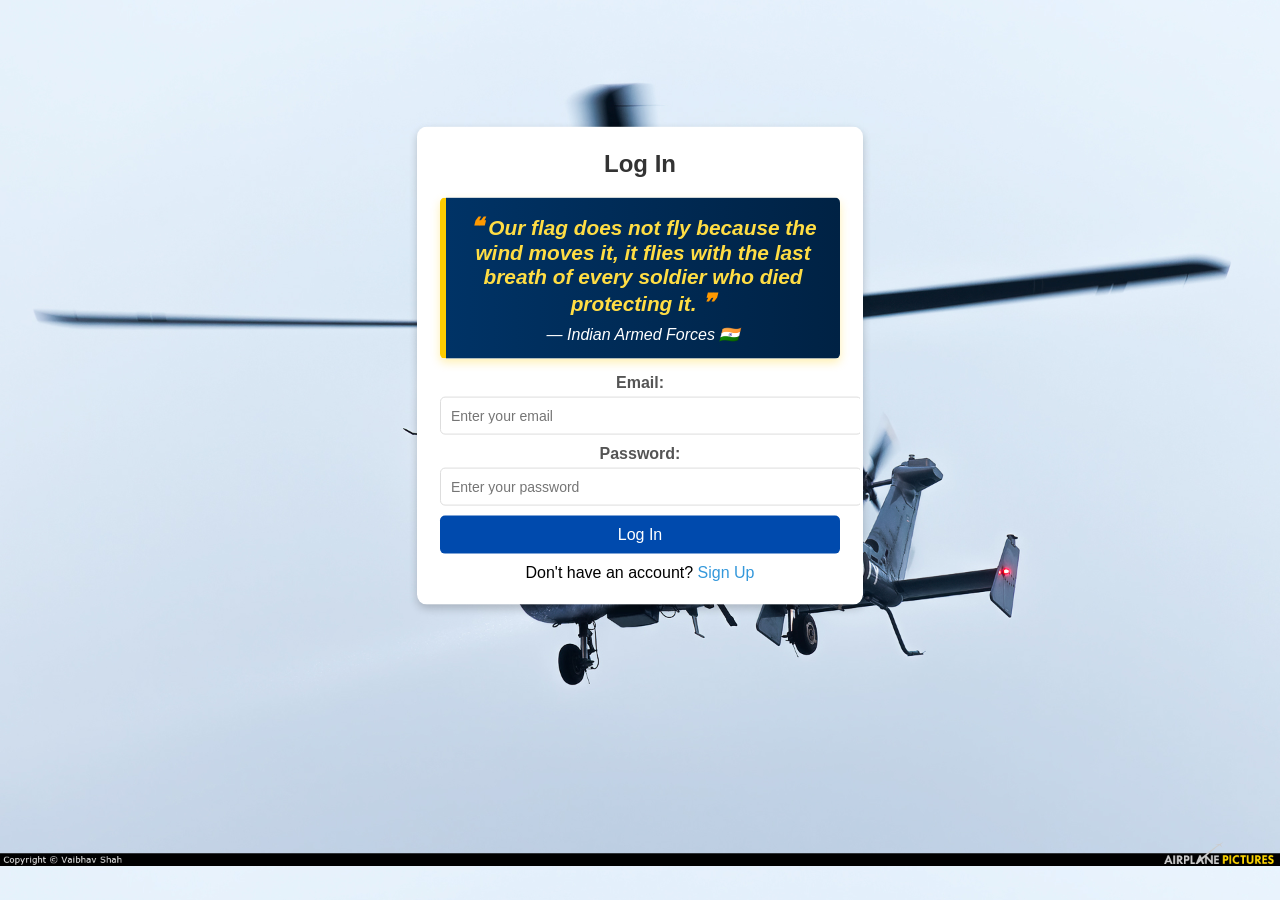
<file: login.html>
<!DOCTYPE html>
<html lang="en">
<head>
    <meta charset="UTF-8">
    <meta name="viewport" content="width=device-width, initial-scale=1.0">
    <title>Log In</title>
    <link rel="stylesheet" href="styles.css">
    <script src="login.js" defer></script>
</head>
<body>
    <div class="auth-container center-content">
        <h2>Log In</h2>

        <!-- Soldier's Inspirational Quote -->
        <p class="soldier-quote">
            <span class="quote-symbol">❝</span> Our flag does not fly because the wind moves it,  
            it flies with the last breath of every soldier who died protecting it. <span class="quote-symbol">❞</span>  
            <br><span class="quote-author">— Indian Armed Forces 🇮🇳</span>
        </p>

        <form id="login-form">
            <label for="login-email">Email:</label>
            <input type="email" id="login-email" placeholder="Enter your email" required>
            
            <label for="login-password">Password:</label>
            <input type="password" id="login-password" placeholder="Enter your password" required>
            
            <button type="submit">Log In</button>
        </form>
        <p>Don't have an account? <a href="signup.html">Sign Up</a></p>
    </div>
</body>
</html>
</file>
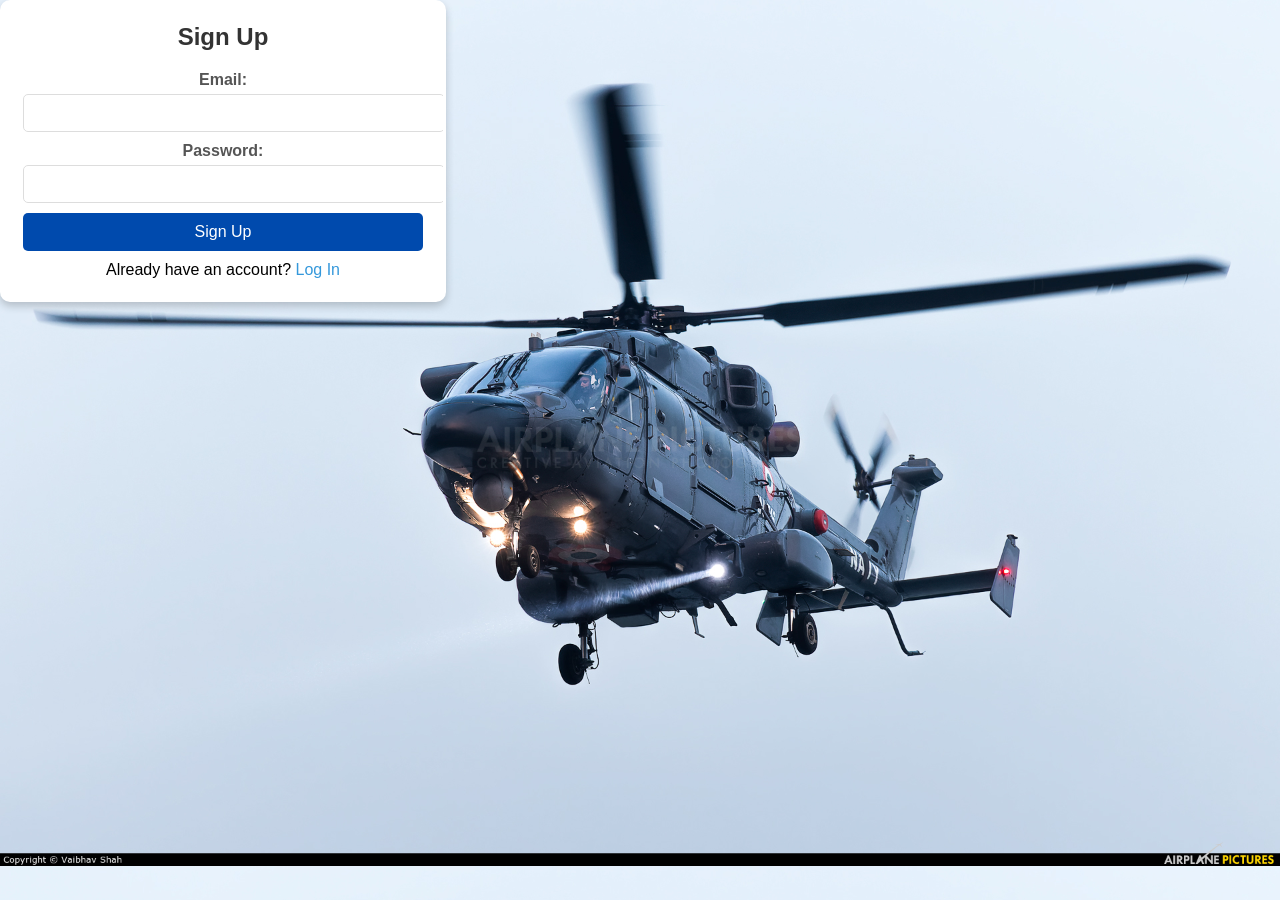
<file: signup.html>
<!DOCTYPE html>
<html lang="en">
<head>
    <meta charset="UTF-8">
    <meta name="viewport" content="width=device-width, initial-scale=1.0">
    <title>Sign Up</title>
    <link rel="stylesheet" href="styles.css">
    <script src="auth.js" defer></script>
</head>
<body>
    <div class="auth-container phone-interface">
        <h2>Sign Up</h2>
        <form id="signup-form">
            <label for="signup-email">Email:</label>
            <input type="email" id="signup-email" required>
            
            <label for="signup-password">Password:</label>
            <input type="password" id="signup-password" required>
            
            <button type="submit">Sign Up</button>
        </form>
        <p>Already have an account? <a href="login.html">Log In</a></p>
    </div>
</body>
</html>
</file>
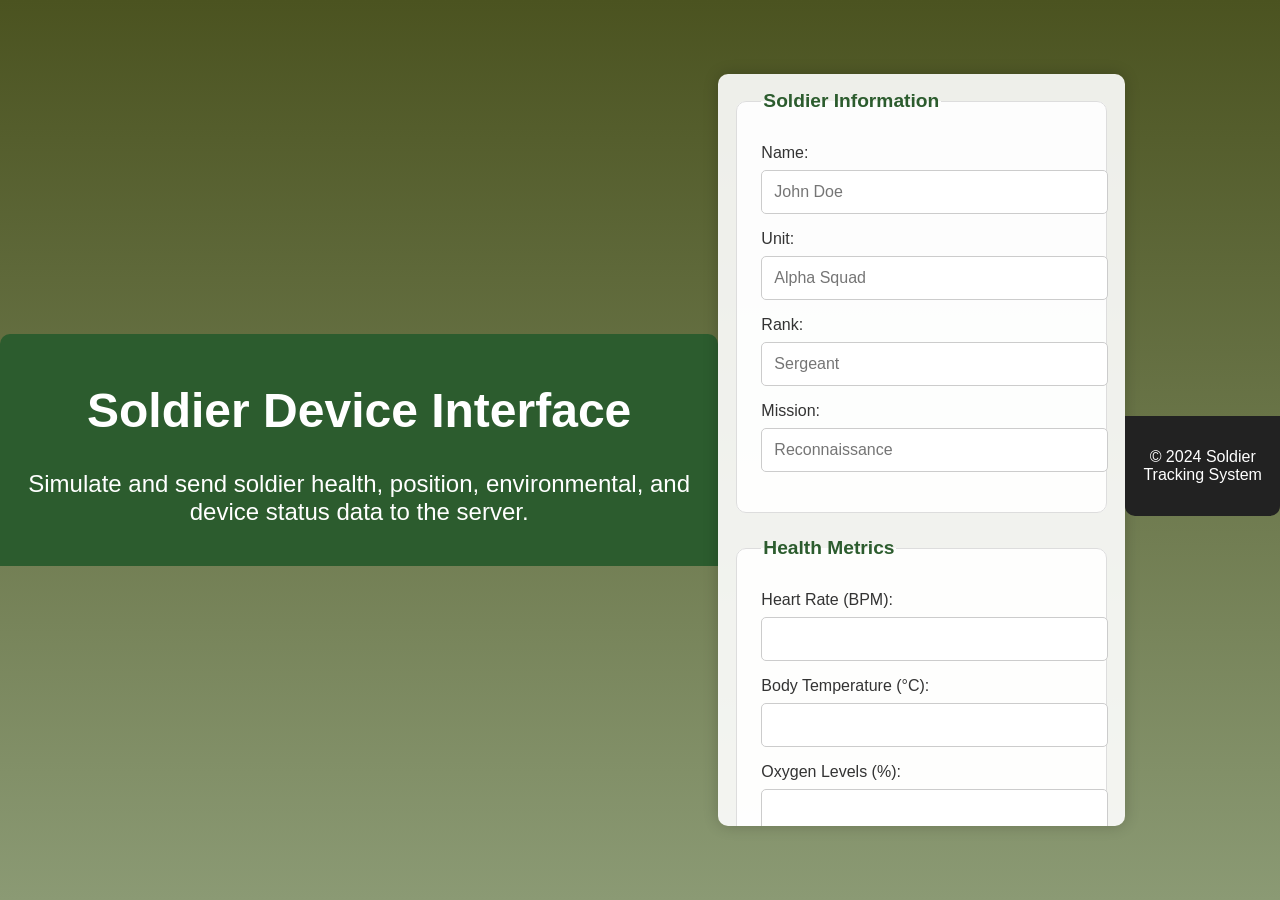
<file: soldier-device.html>
<!DOCTYPE html>
<html lang="en">
<head>
    <meta charset="UTF-8">
    <meta name="viewport" content="width=device-width, initial-scale=1.0">
    <title>Soldier Device</title>
    <link rel="stylesheet" href="soldier-device.css">
</head>
<body>
    <header>
        <h1>Soldier Device Interface</h1>
        <p>Simulate and send soldier health, position, environmental, and device status data to the server.</p>
    </header>

    <main>
        <form id="soldier-form">
            <!-- Soldier Information Section -->
            <fieldset>
                <legend>Soldier Information</legend>
                <label for="name">Name:</label>
                <input type="text" id="name" name="name" placeholder="John Doe" required><br>
                <label for="unit">Unit:</label>
                <input type="text" id="unit" name="unit" placeholder="Alpha Squad" required><br>
                <label for="rank">Rank:</label>
                <input type="text" id="rank" name="rank" placeholder="Sergeant" required><br>
                <label for="mission">Mission:</label>
                <input type="text" id="mission" name="mission" placeholder="Reconnaissance" required>
            </fieldset>

            <!-- Health Metrics Section -->
            <fieldset>
                <legend>Health Metrics</legend>
                <label for="heart-rate">Heart Rate (BPM):</label>
                <input type="number" id="heart-rate" name="heartRate" min="30" max="200" required><br>
                <label for="body-temperature">Body Temperature (°C):</label>
                <input type="number" id="body-temperature" name="bodyTemperature" step="0.1" required><br>
                <label for="oxygen-levels">Oxygen Levels (%):</label>
                <input type="number" id="oxygen-levels" name="oxygenLevels" min="70" max="100" required><br>
                <label for="blood-pressure">Blood Pressure:</label>
                <input type="text" id="blood-pressure" name="bloodPressure" placeholder="120/80" required>
            </fieldset>

            <!-- Position and Status Section -->
            <fieldset>
                <legend>Position and Status</legend>
                <label for="latitude">Latitude:</label>
                <input type="number" id="latitude" name="latitude" step="0.000001" required><br>
                <label for="longitude">Longitude:</label>
                <input type="number" id="longitude" name="longitude" step="0.000001" required><br>
                <label for="distress-signal">Distress Signal:</label>
                <select id="distress-signal" name="distressSignal">
                    <option value="false">No</option>
                    <option value="true">Yes</option>
                </select>
            </fieldset>

            <!-- Environmental Data Section -->
            <fieldset>
                <legend>Environmental Data</legend>
                <label for="weather-conditions">Weather Conditions:</label>
                <input type="text" id="weather-conditions" name="weatherConditions" placeholder="Sunny, Cloudy, etc." required><br>
                <label for="hazard-alerts">Hazard Alerts:</label>
                <input type="text" id="hazard-alerts" name="hazardAlerts" placeholder="None, Chemical Leak, etc." required>
            </fieldset>

            <!-- Battery/Device Status Section -->
            <fieldset>
                <legend>Battery/Device Status</legend>
                <label for="device-battery">Device Battery (%):</label>
                <input type="number" id="device-battery" name="deviceBattery" min="0" max="100" required><br>
                <label for="connectivity-status">Connectivity Status:</label>
                <select id="connectivity-status" name="connectivityStatus">
                    <option value="connected">Connected</option>
                    <option value="disconnected">Disconnected</option>
                </select>
            </fieldset>

            <button type="submit">Send Data</button>
            <!-- Distress Signal Button -->
            <button type="button" id="distress-signal-btn" class="distress-button">!</button>
        </form>
        <p id="status-message"></p>


        <section id="live-chat" class="dashboard-section">
            <h2>💬 Live Chat</h2>
            <div id="chat-window" style="height: 200px; overflow-y: scroll; border: 1px solid #ccc; padding: 10px; background: #f9f9f9;"></div>
            <p id="typing-indicator" style="font-style: italic; color: gray; margin: 5px 0;"></p>
            <input type="text" id="chat-input" placeholder="Type your message..." />
            <button id="send-chat-btn">Send</button>
            <button id="clear-chat-btn">Clear</button>
        </section>
        


        <section id="sent-preview">
            <h2>📤 Last Sent Data</h2>
            <pre id="sent-data-box" style="background:#f0f0f0; padding:10px; border-radius:8px;"></pre>
          </section>
          

        <script src="https://cdn.socket.io/4.6.1/socket.io.min.js"></script>
        
    </main>

    <footer>
        <p>&copy; 2024 Soldier Tracking System</p>
    </footer>

    <script src="soldier-device.js"></script>
</body>
</html>
</file>
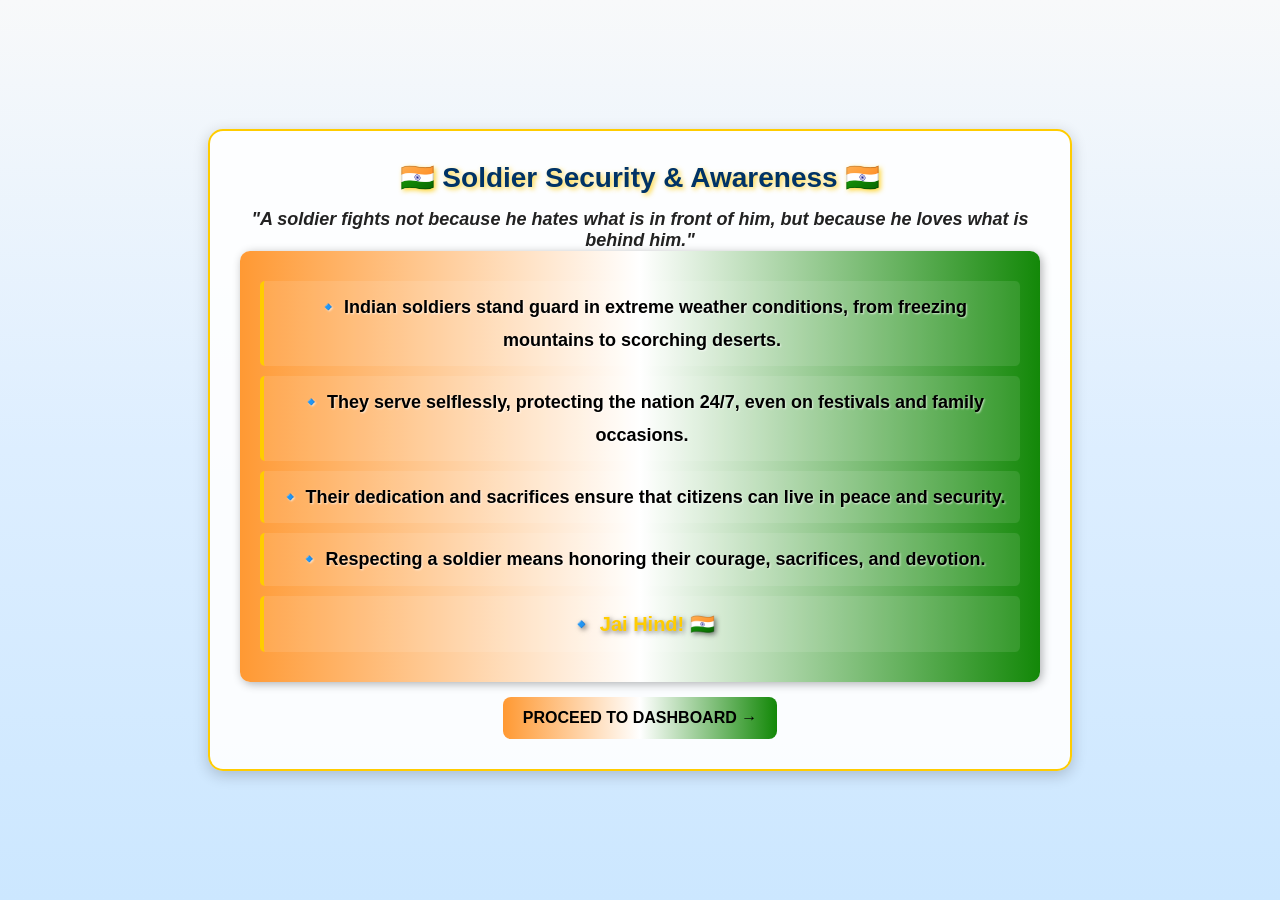
<file: soldier-security.html>
<!DOCTYPE html>
<html lang="en">
<head>
    <meta charset="UTF-8">
    <meta name="viewport" content="width=device-width, initial-scale=1.0">
    <title>Soldier Security & Awareness</title>
    <link rel="stylesheet" href="styles.css">
</head>
<body class="security-bg">  <!-- Applied Background Class -->

    <div class="security-container">
        <h1>🇮🇳 Soldier Security & Awareness 🇮🇳</h1>
        
        <div class="security-content">
            <p class="animated-text">"A soldier fights not because he hates what is in front of him, but because he loves what is behind him."</p>
            
            <ul>
                <li>🔹 Indian soldiers stand guard in extreme weather conditions, from <strong>freezing mountains</strong> to <strong>scorching deserts</strong>.</li>
                <li>🔹 They serve selflessly, <strong>protecting the nation 24/7</strong>, even on <strong>festivals and family occasions</strong>.</li>
                <li>🔹 Their <strong>dedication and sacrifices</strong> ensure that citizens can live in <strong>peace and security</strong>.</li>
                <li>🔹 <strong>Respecting a soldier</strong> means honoring their <strong>courage, sacrifices, and devotion</strong>.</li>
                <li>🔹 <strong>Jai Hind! 🇮🇳</strong></li>
            </ul>
            
            <button id="proceed-btn">Proceed to Dashboard →</button>
        </div>
    </div>

    <script>
        document.getElementById('proceed-btn').addEventListener('click', function() {
            window.location.href = 'dashboard.html'; // Redirect to Dashboard
        });
    </script>
</body>
</html>
</file>
<file: styles.css>
/* Reset default browser styles */
body, h1, h2, p, ul, li, a, form, input, button {
    margin: 0;
    padding: 0;
    list-style: none;
    text-decoration: none;
    font-family: Arial, sans-serif;
}

body {
    background-color: #f4f4f4;
    background-image: url('1499641.jpg'), linear-gradient(to bottom right, #1a3c40, #122f34); /* Background image */
    background-size: cover;
  
  
}

/* Header styling */
header {
    display: flex;
    justify-content: space-between;
    align-items: center;
    background-color: #004aad;
    color: white;
    padding: 10px 20px;
}

/* About Section with Navy Aesthetic */
#about {
    background-color: #1e2a47;  /* Navy Blue background */
    background-image: url('navy-pattern.jpg'); /* Optional background image with nautical theme */
    background-size: cover;
    background-position: center;
    padding: 40px 20px;
    color: white;
    border-radius: 10px;
    margin: 20px 0;
    box-shadow: 0 4px 8px rgba(0, 0, 0, 0.2);
}

#about h2 {
    color: #f4f4f4; /* Lighter shade for the heading */
    font-size: 32px;
    margin-bottom: 20px;
    text-align: center;
}

#about p {
    color: #d1d1d1;  /* Lighter text color for readability */
    font-size: 18px;
    line-height: 1.6;
    text-align: center;
    margin-bottom: 20px;
}



/* Auth Container */
.auth-container {
    background-color: white;
    border-radius: 10px;
    box-shadow: 0 4px 8px rgba(0, 0, 0, 0.2);
    padding: 20px;
    width: 100%;
    max-width: 400px;
}

/* Positioning the auth container to the upper middle */
.center-content {
    position: absolute;
    top: 30%; /* Adjust this value to position it higher or lower */
    left: 50%;
    transform: translate(-50%, -30%); /* Keeps it centered horizontally and adjusts vertically */
}

/* Title Styling */
.auth-container h2 {
    text-align: center;
    color: #333;
    margin-bottom: 20px;
}

/* Form Layout */
.auth-container form {
    display: flex;
    flex-direction: column;
}

.auth-container label {
    margin-bottom: 5px;
    font-weight: bold;
    color: #555;
}

.auth-container input {
    margin-bottom: 15px;
    padding: 10px;
    border: 1px solid #ddd;
    border-radius: 5px;
    font-size: 14px;
}

.auth-container button {
    background-color: #2c3e50;
    color: white;
    padding: 10px;
    border: none;
    border-radius: 5px;
    cursor: pointer;
    font-size: 16px;
}

.auth-container button:hover {
    background-color: #34495e;
}

.auth-container p {
    text-align: center;
    margin-top: 10px;
}

.auth-container p a {
    color: #3498db;
    text-decoration: none;
}

.auth-container p a:hover {
    text-decoration: underline;
}

/* Responsive Design */
@media screen and (max-width: 480px) {
    body {
        padding: 10px;
    }

    .auth-container {
        padding: 15px;
    }

    .auth-container button {
        font-size: 14px;
        padding: 8px;
    }
}












/* Key Features Section with Airforce Aesthetic */
#features {
    background-color: #e6f1f7;  /* Light sky blue background */
    background-image: url('airforce-pattern.jpg'); /* Add an Airforce-themed pattern/image */
    background-size: cover;
    background-position: center;
    padding: 40px 20px;
    border-radius: 10px;
    box-shadow: 0 4px 8px rgba(0, 0, 0, 0.1);
    margin: 20px 0;
}

#features h2 {
    color: #2c3e50; /* Dark color for the title */
    font-size: 32px;
    margin-bottom: 20px;
    text-align: center;
}

#features p {
    color: #34495e;
    font-size: 18px;
    line-height: 1.6;
    text-align: center;
    margin-bottom: 20px;
}

#features ul {
    list-style-type: none;
    padding-left: 0;
    display: flex;
    flex-direction: column;
    align-items: center;
}

#features li {
    background-color: rgba(255, 255, 255, 0.7); /* Semi-transparent white background for each feature */
    padding: 15px 30px;
    margin: 10px 0;
    width: 80%;
    border-radius: 5px;
    font-size: 16px;
    color: #2c3e50;
    box-shadow: 0 2px 4px rgba(0, 0, 0, 0.2);
    transition: all 0.3s ease;
}

#features li:hover {
    background-color: rgba(255, 255, 255, 1);
    transform: translateY(-5px);
}

#features .btn {
    display: block;
    width: 150px;
    margin: 30px auto 0;
    padding: 10px;
    text-align: center;
    background-color: #2c3e50;
    color: white;
    border: none;
    border-radius: 5px;
    cursor: pointer;
}

#features .btn:hover {
    background-color: #34495e;
}



/* Contact Section */
#contact {
    background-color: #004aad;
    color: white;
    padding: 50px 20px;
    text-align: center;
}

#contact h2 {
    font-size: 36px;
    margin-bottom: 20px;
}

#contact p {
    font-size: 18px;
    margin-bottom: 20px;
}

#contact ul {
    list-style: none;
    padding: 0;
    margin: 20px auto;
    max-width: 600px;
    text-align: left;
}

#contact ul li {
    font-size: 18px;
    margin-bottom: 10px;
}

#contact ul li a {
    color: #ffd700;
    text-decoration: none;
}

#contact ul li a:hover {
    text-decoration: underline;
}


/* Profile Section */
#profile {
    background: linear-gradient(135deg, #2c3e50, #34495e); /* Navy inspired gradient */
    color: white;
    padding: 50px 20px;
    border-radius: 10px;
    margin-top: 30px;
}

.profile-content {
    max-width: 800px;
    margin: 0 auto;
    padding: 30px;
    background: rgba(0, 0, 0, 0.4); /* Semi-transparent background for contrast */
    border-radius: 10px;
    box-shadow: 0 4px 10px rgba(0, 0, 0, 0.3);
}

.profile-content h2 {
    font-size: 36px;
    margin-bottom: 20px;
    text-align: center;
}

.profile-content ul {
    list-style: none;
    padding: 0;
}

.profile-content ul li {
    font-size: 18px;
    margin-bottom: 10px;
}

.profile-content ul li strong {
    color: #ffcc00; /* Gold color for emphasis */
}

.profile-content button {
    background-color: #ffcc00; /* Button color matches the theme */
    color: black;
    padding: 10px 20px;
    font-size: 16px;
    border: none;
    border-radius: 5px;
    cursor: pointer;
    margin-top: 20px;
    width: 100%;
}

.profile-content button:hover {
    background-color: #e6b800; /* Button hover effect */
}

/* Welcome Text Styling */
#welcome-text {
    font-size: 40px; /* Large font size */
    font-weight: bold;
    margin-bottom: 20px;
    text-align: center;
    color: #ffcc00; /* Gold color for emphasis */
}

/* Responsiveness */
@media screen and (max-width: 768px) {
    #profile {
        padding: 30px 10px;
    }

    .profile-content {
        padding: 20px;
    }

    .profile-content h2 {
        font-size: 28px;
    }

    .profile-content ul li {
        font-size: 16px;
    }

    #welcome-text {
        font-size: 30px; /* Adjust font size on smaller screens */
    }
}




/* Modal styles */
.modal {
    display: none;
    position: fixed;
    top: 0;
    left: 0;
    width: 100%;
    height: 100%;
    background-color: rgba(0, 0, 0, 0.5);
    z-index: 1000;
    justify-content: center;
    align-items: center;
}

.modal-content {
    background: white;
    padding: 20px;
    border-radius: 8px;
    width: 90%;
    max-width: 400px;
    box-shadow: 0 4px 6px rgba(0, 0, 0, 0.1);
}

.modal-content h2 {
    margin-top: 0;
    font-size: 24px;
    text-align: center;
}

.modal-content label {
    display: block;
    margin: 10px 0 5px;
}

.modal-content input {
    width: 100%;
    padding: 10px;
    margin-bottom: 15px;
    border: 1px solid #ccc;
    border-radius: 4px;
}

.modal-content button {
    background-color: #004aad;
    color: white;
    border: none;
    padding: 10px 20px;
    border-radius: 5px;
    cursor: pointer;
    width: 100%;
}

.modal-content button:hover {
    background-color: #00318b;
}

.close-btn {
    position: absolute;
    top: 10px;
    right: 10px;
    cursor: pointer;
    font-size: 18px;
    color: #333;
}




.toggle-btn {
    background-color: #004aad;
    color: white;
    border: none;
    padding: 10px 20px;
    font-size: 16px;
    border-radius: 5px;
    cursor: pointer;
    margin-top: 20px;
    transition: background-color 0.3s;
}

.toggle-btn:hover {
    background-color: #0059e6;
}


header .logo h1 {
    font-size: 24px;
    font-weight: bold;
}

header nav ul {
    display: flex;
    gap: 20px;
}

header nav ul li a {
    color: white;
    font-size: 16px;
    transition: color 0.3s;
}

header nav ul li a:hover {
    color: #ffcc00;
}

/* Hero section */
.hero {
    background: linear-gradient(rgba(0, 0, 0, 0.5), rgba(0, 0, 0, 0.5)), 
    url('123.jpg') no-repeat center center/cover;
    color: white;
    text-align: center;
    padding: 100px 20px;
}

.hero-content {
    max-width: 600px;
    margin: 0 auto;
}

.hero-content h2 {
    font-size: 36px;
    margin-bottom: 20px;
}

.hero-content p {
    font-size: 18px;
    margin-bottom: 20px;
}

.hero-content .btn {
    display: inline-block;
    background-color: #ffcc00;
    color: black;
    padding: 10px 20px;
    font-size: 16px;
    border-radius: 5px;
    transition: background-color 0.3s;
}

.hero-content .btn:hover {
    background-color: #e6b800;
}



/* Form Container */
.form-container {
    max-width: 400px;
    margin: 50px auto;
    background-color: white;
    padding: 30px;
    box-shadow: 0 4px 6px rgba(0, 0, 0, 0.1);
    border-radius: 8px;
}

.form-container h2 {
    text-align: center;
    margin-bottom: 20px;
}

form input {
    width: 100%;
    padding: 12px;
    margin-bottom: 15px;
    border: 1px solid #ddd;
    border-radius: 4px;
}

form button {
    width: 100%;
    padding: 12px;
    background-color: #004aad;
    color: white;
    border: none;
    border-radius: 4px;
    font-size: 16px;
    cursor: pointer;
    transition: background-color 0.3s;
}

form button:hover {
    background-color: #0059e6;
}

/* Dashboard page styling */
.dashboard {
    text-align: center;
    padding: 50px;
}

.dashboard h2 {
    font-size: 36px;
    margin-bottom: 20px;
}

.dashboard p {
    font-size: 18px;
    color: #333;
}

/* Footer */
footer {
    background-color: #004aad;
    color: white;
    text-align: center;
    padding: 10px 0;
    position: fixed;
    bottom: 0;
    width: 100%;
}









/* Soldier's Quote Styling */
.soldier-quote {
    font-size: 1.3rem;
    font-weight: bold;
    font-style: italic;
    text-align: center;
    padding: 15px;
    margin-bottom: 15px;
    border-left: 6px solid #ffcc00; /* Adds a stylish golden border */
    background: linear-gradient(to right, #003366, #002244); /* Elegant navy blue gradient */
    color: #ffdd44; /* Bright golden color */
    border-radius: 5px;
    box-shadow: 0px 4px 10px rgba(255, 204, 0, 0.3); /* Subtle glow effect */
}

/* Quote Symbols */
.quote-symbol {
    font-size: 1.5rem;
    color: #ff9900; /* Orange touch for style */
}

/* Quote Author */
.quote-author {
    display: block;
    font-size: 1rem;
    font-weight: normal;
    margin-top: 8px;
    color: #ffffff; /* White text for better visibility */
}








/* Soldier's Quote Styling */
.soldier-quote {
    font-size: 1.3rem;
    font-weight: bold;
    font-style: italic;
    text-align: center;
    padding: 15px;
    margin-bottom: 15px;
    border-left: 6px solid #ffcc00;
    background: linear-gradient(to right, #003366, #002244);
    color: #ffdd44;
    border-radius: 5px;
    box-shadow: 0px 4px 10px rgba(255, 204, 0, 0.3);
}

/* Quote Symbols */
.quote-symbol {
    font-size: 1.5rem;
    color: #ff9900;
}

/* Quote Author */
.quote-author {
    display: block;
    font-size: 1rem;
    font-weight: normal;
    margin-top: 8px;
    color: #ffffff;
}

/* Login Container with Animated Border */
.auth-container {
    background-color: white;
    border-radius: 10px;
    padding: 20px;
    width: 100%;
    max-width: 400px;
    text-align: center;
    position: relative;
    overflow: hidden;
    border: 3px solid transparent;
    animation: borderAnimation 3s infinite alternate;
}

/* Border Animation Effect */
@keyframes borderAnimation {
    0% {
        border-color: #ffcc00; /* Gold */
        box-shadow: 0 0 10px rgba(255, 204, 0, 0.5);
    }
    50% {
        border-color: #ff5733; /* Vibrant Orange */
        box-shadow: 0 0 15px rgba(255, 87, 51, 0.5);
    }
    100% {
        border-color: #33ff57; /* Neon Green */
        box-shadow: 0 0 15px rgba(51, 255, 87, 0.5);
    }
}

/* Positioning the auth container */
.center-content {
    position: absolute;
    top: 30%;
    left: 50%;
    transform: translate(-50%, -30%);
}

/* Login Form Inputs */
.auth-container form {
    display: flex;
    flex-direction: column;
}

.auth-container input {
    padding: 10px;
    border: 1px solid #ddd;
    border-radius: 5px;
    margin-bottom: 10px;
}

.auth-container button {
    background-color: #004aad;
    color: white;
    padding: 10px;
    border: none;
    border-radius: 5px;
    cursor: pointer;
    font-size: 16px;
}

.auth-container button:hover {
    background-color: #003d82;
}

/* Responsive Design */
@media screen and (max-width: 480px) {
    .auth-container {
        padding: 15px;
    }
}








/* Soldier Security Page Styling */
.security-container {
    text-align: center;
    max-width: 700px;
    margin: 50px auto;
    background: linear-gradient(to right, #1a237e, #0d47a1);
    color: white;
    padding: 20px;
    border-radius: 10px;
    box-shadow: 0px 4px 15px rgba(0, 0, 0, 0.3);
}

.security-container h1 {
    font-size: 2rem;
    margin-bottom: 15px;
    color: #ffcc00;
    text-shadow: 2px 2px 5px rgba(255, 204, 0, 0.8);
}

.security-content ul {
    text-align: left;
    list-style: none;
    padding: 0;
    font-size: 1.1rem;
    line-height: 1.8;
}

.security-content ul li {
    margin: 10px 0;
    background: rgba(255, 255, 255, 0.1);
    padding: 10px;
    border-radius: 5px;
    border-left: 4px solid #ffcc00;
}

/* Animated Text Effect */
.animated-text {
    font-size: 1.3rem;
    font-weight: bold;
    font-style: italic;
    color: #ffdd44;
    animation: fadeIn 2s ease-in-out infinite alternate;
}

@keyframes fadeIn {
    0% { opacity: 0.5; }
    100% { opacity: 1; }
}

/* Proceed Button */
#proceed-btn {
    background: #ffcc00;
    color: black;
    padding: 10px 20px;
    font-size: 1.2rem;
    border: none;
    border-radius: 5px;
    cursor: pointer;
    margin-top: 15px;
    transition: background 0.3s ease;
}

#proceed-btn:hover {
    background: #ffdd44;
}














/* Light & Enhanced Background for Soldier Security Page */
.security-bg {
    background: linear-gradient(135deg, #fff3e0, #ffebcc, #fff7e6); /* Light Indian Flag-inspired shades */
    height: 100vh;
    display: flex;
    justify-content: center;
    align-items: center;
}

/* Security Container with Elegant Styling */
.security-container {
    background: rgba(255, 255, 255, 0.85); /* Soft transparent white */
    padding: 35px;
    border-radius: 12px;
    text-align: center;
    max-width: 600px;
    box-shadow: 0 5px 15px rgba(0, 0, 0, 0.2);
    border: 2px solid #ffcc00; /* Subtle border for visibility */
}

/* Animated Security Quote */
.animated-text {
    font-style: italic;
    font-size: 18px;
    font-weight: bold;
    color: #ff6f00; /* Deep saffron color */
    animation: fadeIn 2s ease-in-out;
}

/* Proceed Button */
#proceed-btn {
    background: linear-gradient(to right, #ff6f00, #ffcc00);
    border: none;
    padding: 12px 25px;
    font-size: 16px;
    color: white;
    font-weight: bold;
    cursor: pointer;
    border-radius: 6px;
    transition: all 0.3s ease-in-out;
    text-transform: uppercase;
}

#proceed-btn:hover {
    background: linear-gradient(to right, #ffcc00, #ff6f00);
    transform: scale(1.05);
}

/* Keyframes for Fading Text */
@keyframes fadeIn {
    0% { opacity: 0; }
    100% { opacity: 1; }
}











/* Security List for Maximum Visibility */
.security-list {
    text-align: left;
    font-size: 20px;  /* Increased Font Size */
    font-weight: bold;
    color: #ffffff;  /* Default White Text */
    background: rgba(0, 0, 0, 0.7); /* Dark semi-transparent background */
    padding: 15px;
    border-radius: 8px;  
    line-height: 1.8;
    list-style: none;
    text-shadow: 2px 2px 4px rgba(0, 0, 0, 0.6); /* Text Shadow for Better Contrast */
}

/* Bullet Points Styling */
.security-list li {
    display: flex;
    align-items: center;
    padding: 8px 0;
}

/* Bullet Icon */
.security-list li::before {
    content: "⚔️";  /* Military/Soldier Icon */
    font-size: 22px;
    margin-right: 10px;
    color: #ff9800; /* Orange (Saffron) for Visibility */
}

/* Light Mode Text Adjustment */
body:not(.dark-mode) .security-list {
    color: #1b1b1b; /* Dark Text for Light Mode */
    background: rgba(255, 255, 255, 0.9); /* Light Background */
}








/* List Container - Adding Background & Padding */
.security-content ul {
    background: linear-gradient(to right, #ff9933, #ffffff, #138808); /* Indian Flag Gradient */
    padding: 20px;
    border-radius: 10px;
    color: #000000; /* Ensuring High Contrast Text */
    font-size: 18px;
    font-weight: bold;
    text-align: center;
    box-shadow: 2px 2px 10px rgba(0, 0, 0, 0.3);
}

/* Each List Item */
.security-content ul li {
    padding: 10px;
    color: #000000; /* Black for readability */
    font-weight: bold;
    text-shadow: 1px 1px 2px rgba(255, 255, 255, 0.7); /* Light Shadow for Visibility */
}

/* Jai Hind Special Highlight */
.security-content ul li:last-child {
    color: #ffcc00; /* Golden Yellow */
    font-size: 20px;
    font-weight: bold;
    text-shadow: 2px 2px 5px rgba(0, 0, 0, 0.5);
}









/* Background for Soldier Security Page */
.security-bg {
    background: linear-gradient(to bottom, #f8f9fa, #ddeeff, #cce7ff); /* Light Blue Gradient */
    color: #000000; /* Ensuring High Contrast Text */
    font-family: Arial, sans-serif;
    min-height: 100vh;
    display: flex;
    align-items: center;
    justify-content: center;
}

/* Container Styling */
.security-container {
    background: rgba(255, 255, 255, 0.9); /* Slight Transparency */
    padding: 30px;
    border-radius: 15px;
    box-shadow: 0 4px 15px rgba(0, 0, 0, 0.2); /* Soft Shadow */
    text-align: center;
    max-width: 800px;
    width: 90%;
}

/* Title Styling */
.security-container h1 {
    color: #003366; /* Dark Blue */
    font-size: 28px;
    font-weight: bold;
}

/* Paragraph & List Styling */
.security-content p, .security-content ul {
    color: #222222; /* High Visibility */
    font-size: 18px;
    font-weight: bold;
    text-align: center;
}

/* Button Styling */
#proceed-btn {
    background: linear-gradient(to right, #ff9933, #ffffff, #138808); /* Indian Flag Theme */
    color: #000;
    font-size: 16px;
    font-weight: bold;
    padding: 12px 20px;
    border: none;
    border-radius: 8px;
    cursor: pointer;
    transition: all 0.3s ease-in-out;
}

#proceed-btn:hover {
    background: linear-gradient(to right, #cc7700, #dddddd, #0f6d08);
}










/* Soldier History Section */
#soldier-history {
    background: rgba(255, 255, 255, 0.9);
    border-radius: 8px;
    padding: 15px;
    margin-bottom: 15px;
    box-shadow: 0 2px 5px rgba(0, 0, 0, 0.2);
}

/* Hidden Section */
.hidden {
    display: none;
}

/* History Table */
#history-table {
    width: 100%;
    border-collapse: collapse;
    margin-top: 10px;
}

#history-table th, #history-table td {
    border: 1px solid #ddd;
    padding: 8px;
    text-align: center;
}

#history-table th {
    background: linear-gradient(to right, #FF9933, #FFFFFF, #138808);
    color: black;
}

/* View History Button */
#view-history-btn {
    background: linear-gradient(to right, #FF9933, #FFFFFF, #138808);
    color: black;
    border: none;
    padding: 10px;
    font-size: 16px;
    cursor: pointer;
    margin-top: 10px;
    border-radius: 5px;
}

/* Clear History Button */
#clear-history {
    background: red;
    color: white;
    border: none;
    padding: 10px;
    font-size: 16px;
    cursor: pointer;
    margin-top: 10px;
    border-radius: 5px;
}
</file>
<file: soldier-device.css>
/* General Body Styles */
body {
  font-family: Arial, sans-serif;
  margin: 0;
  padding: 0;
  background: linear-gradient(to bottom, #4b5320, #8b9a74);
  color: #333;
  display: flex;
  justify-content: center;
  align-items: center;
  height: 100vh;
  background-size: cover;
  overflow: hidden;
}

/* Header */
header {
  background-color: #2c5c2e; /* Army green */
  color: white;
  text-align: center;
  padding: 1rem;
  width: 100%;
  font-size: 1.5rem;
  border-radius: 10px 10px 0 0;
}

/* Main Content Container (Phone-Sized and Scrollable) */
main {
  width: 100%;
  max-width: 375px; /* Smaller phone-sized width */
  height: 80%; /* Allow space for scrolling */
  background-color: rgba(255, 255, 255, 0.9); /* Slightly transparent white */
  padding: 1rem;
  border-radius: 10px;
  box-shadow: 0 0 15px rgba(0, 0, 0, 0.2);
  overflow-y: auto; /* Make the content scrollable */
}

/* Form Fieldset */
fieldset {
  margin-bottom: 1.5rem;
  padding: 1.5rem;
  border: 1px solid #ddd;
  border-radius: 10px;
  background-color: rgba(255, 255, 255, 0.9); /* Semi-transparent white */
}

legend {
  font-weight: bold;
  font-size: 1.2rem;
  margin-bottom: 0.5rem;
  color: #2c5c2e; /* Distinct color for section titles */
}

/* Section Headers */
.section-header {
  font-weight: bold;
  font-size: 1.3rem;
  color: #2c5c2e;
  margin-top: 1rem;
  margin-bottom: 0.5rem;
  text-align: left;
}

/* Labels and Inputs */
label {
  display: inline-block;
  width: 100%;
  margin-bottom: 0.5rem;
  font-size: 1rem;
}

input, select {
  padding: 0.75rem;
  margin-bottom: 1rem;
  width: 100%; /* Full width for inputs */
  border: 1px solid #ccc;
  border-radius: 5px;
  font-size: 1rem;
}

/* Additional Styling for Environmental Data */
#weather-conditions,
#hazard-alerts {
  color: #2c5c2e; /* Emphasize important environmental data */
}

/* Additional Styling for Battery/Device Status */
#device-battery,
#connectivity-status {
  color: #1e4021; /* Highlight battery/device-related fields */
}

/* Button */
button {
  padding: 0.75rem;
  background-color: #2c5c2e; /* Army green */
  color: white;
  border: none;
  border-radius: 5px;
  cursor: pointer;
  font-size: 1.1rem;
  width: 100%; /* Full width for button */
}

button:hover {
  background-color: #1e4021; /* Darker green */
}

/* Status Message */
#status-message {
  margin-top: 1rem;
  font-weight: bold;
  color: green;
  text-align: center;
}

/* Footer */
footer {
  text-align: center;
  background-color: #222;
  color: white;
  padding: 1rem;
  margin-top: 2rem;
  font-size: 1rem;
  border-radius: 0 0 10px 10px;
}

/* Mobile Responsiveness */
@media (max-width: 500px) {
  header {
    font-size: 1.2rem; /* Adjust font size for smaller screens */
  }

  main {
    padding: 1.5rem;
  }

  input, select, button {
    font-size: 1rem; /* Adjust font size of form elements */
  }

  #status-message {
    font-size: 1rem;
  }
}

/* Distress Signal Button */
.distress-button {
  padding: 0.75rem;
  background-color: red; /* Red background for distress signal */
  color: white; /* White text */
  border: none;
  border-radius: 50%; /* Make the button round */
  cursor: pointer;
  font-size: 1.5rem; /* Slightly larger font */
  width: 3rem; /* Circular size */
  height: 3rem; /* Circular size */
  display: block;
  margin: 1rem auto; /* Center the button */
  text-align: center;
  line-height: 1.25rem; /* Center align text inside the button */
}

.distress-button:hover {
  background-color: darkred; /* Darker red on hover */
}
</file>
